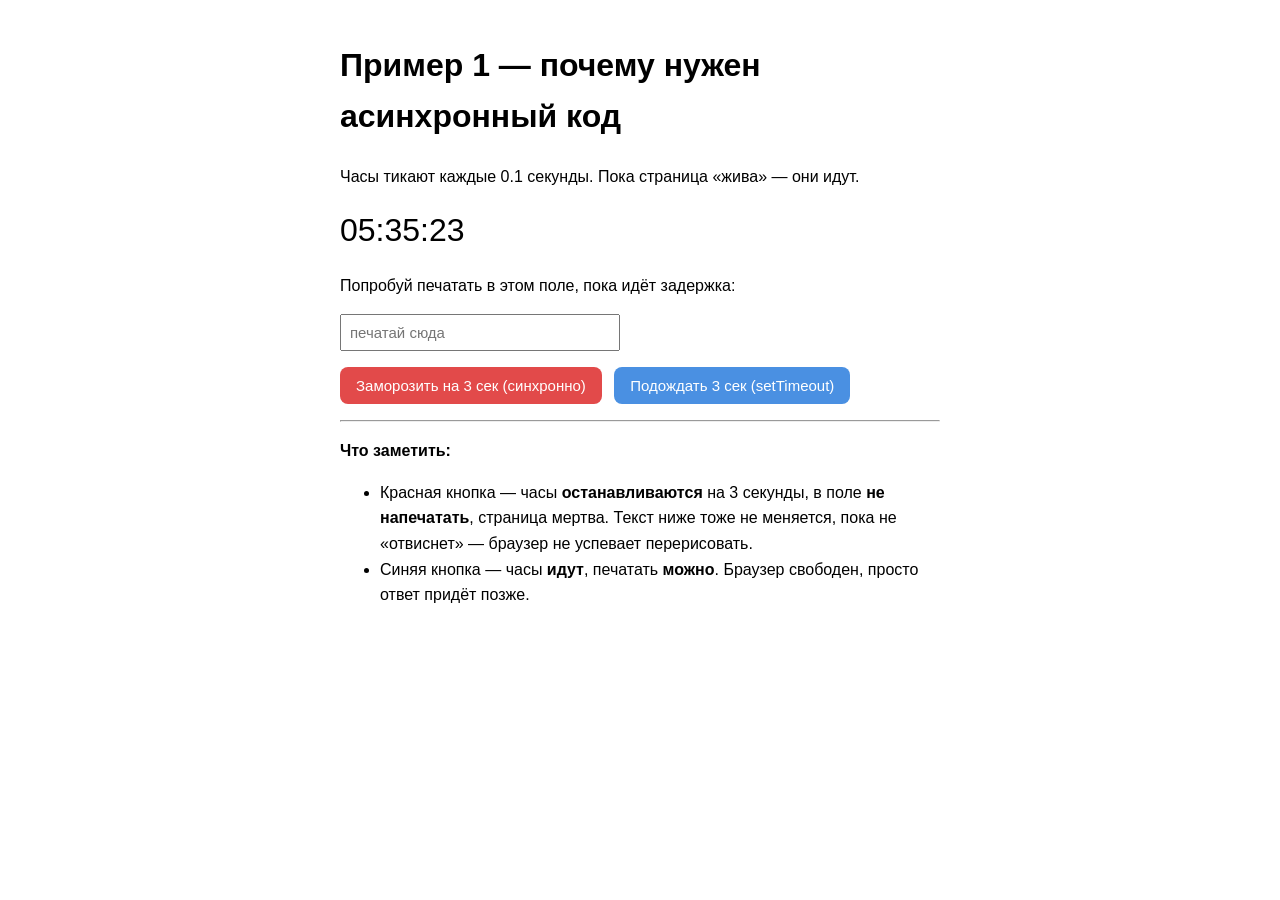
<file: lesson12_async/example1_freeze/index.html>
<!DOCTYPE html>
<html lang="ru">
<head>
    <meta charset="UTF-8">
    <title>Пример 1 — зависание вкладки</title>
    <style>
        body { font-family: Arial, sans-serif; max-width: 600px; margin: 40px auto; padding: 0 16px; line-height: 1.6; }
        .clock { font-size: 32px; font-variant-numeric: tabular-nums; margin: 10px 0; }
        button { padding: 10px 16px; font-size: 15px; border: none; border-radius: 8px; color: #fff; cursor: pointer; margin-right: 8px; }
        .freeze-btn { background: #e24a4a; }
        .wait-btn { background: #4a90e2; }
        input { padding: 8px; font-size: 15px; width: 260px; }
        .result { margin-top: 12px; color: #555; }
        code { background: #eee; padding: 2px 5px; border-radius: 4px; }
    </style>
</head>
<body>
    <h1>Пример 1 — почему нужен асинхронный код</h1>

    <p>Часы тикают каждые 0.1 секунды. Пока страница «жива» — они идут.</p>
    <div class="clock">--:--:--</div>

    <p>Попробуй печатать в этом поле, пока идёт задержка:</p>
    <input type="text" placeholder="печатай сюда">

    <p>
        <button class="freeze-btn">Заморозить на 3 сек (синхронно)</button>
        <button class="wait-btn">Подождать 3 сек (setTimeout)</button>
    </p>

    <div class="result"></div>

    <hr>
    <p><b>Что заметить:</b></p>
    <ul>
        <li>Красная кнопка — часы <b>останавливаются</b> на 3 секунды, в поле <b>не напечатать</b>, страница мертва. Текст ниже тоже не меняется, пока не «отвиснет» — браузер не успевает перерисовать.</li>
        <li>Синяя кнопка — часы <b>идут</b>, печатать <b>можно</b>. Браузер свободен, просто ответ придёт позже.</li>
    </ul>

    <script src="script.js"></script>
</body>
</html>
</file>
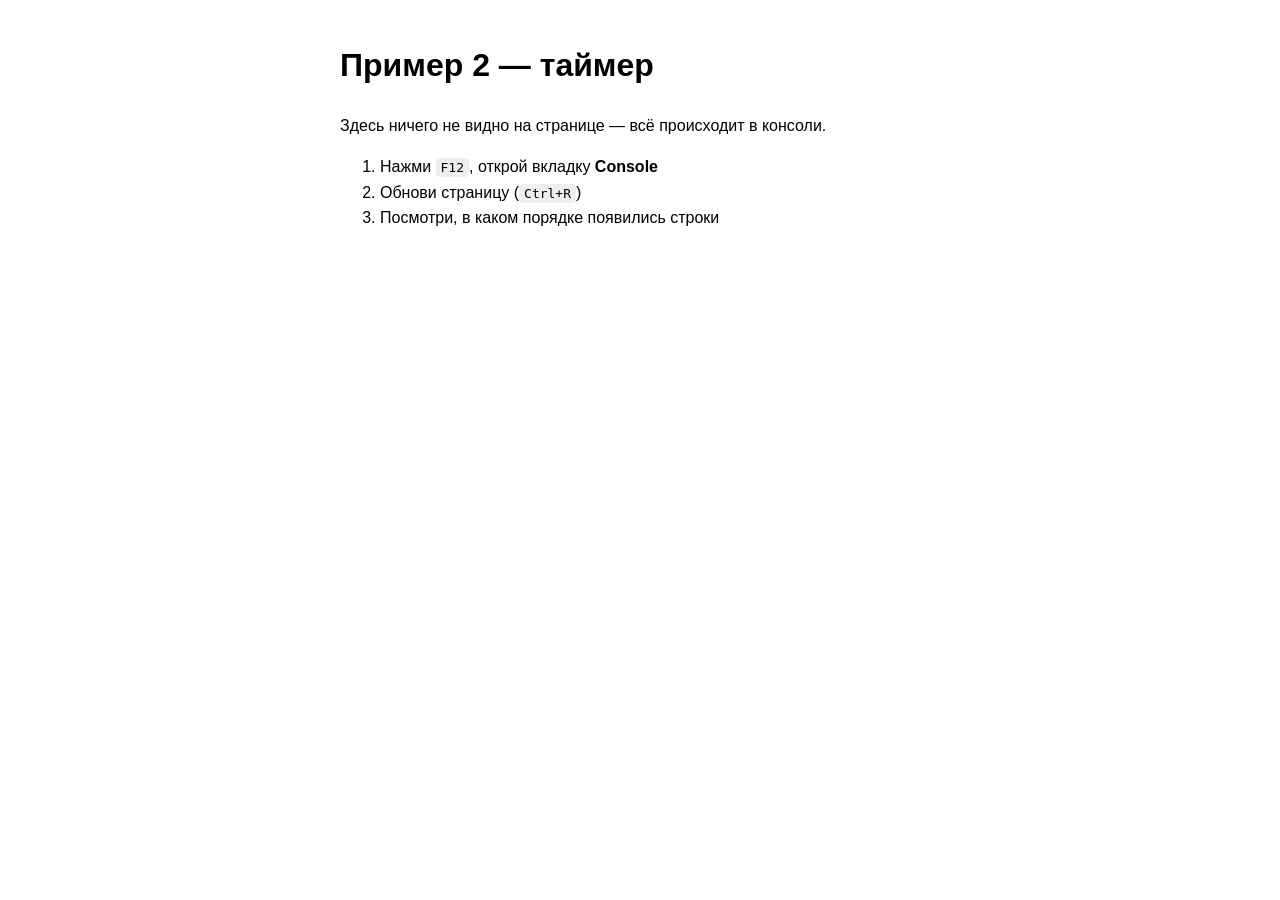
<file: lesson12_async/example2_timer/index.html>
<!DOCTYPE html>
<html lang="ru">
<head>
    <meta charset="UTF-8">
    <title>Пример 2 — таймер</title>
    <style>
        body { font-family: Arial, sans-serif; max-width: 600px; margin: 40px auto; padding: 0 16px; line-height: 1.6; }
        code { background: #eee; padding: 2px 5px; border-radius: 4px; }
    </style>
</head>
<body>
    <h1>Пример 2 — таймер</h1>
    <p>Здесь ничего не видно на странице — всё происходит в консоли.</p>
    <ol>
        <li>Нажми <code>F12</code>, открой вкладку <b>Console</b></li>
        <li>Обнови страницу (<code>Ctrl+R</code>)</li>
        <li>Посмотри, в каком порядке появились строки</li>
    </ol>
    <script src="script.js"></script>
</body>
</html>
</file>
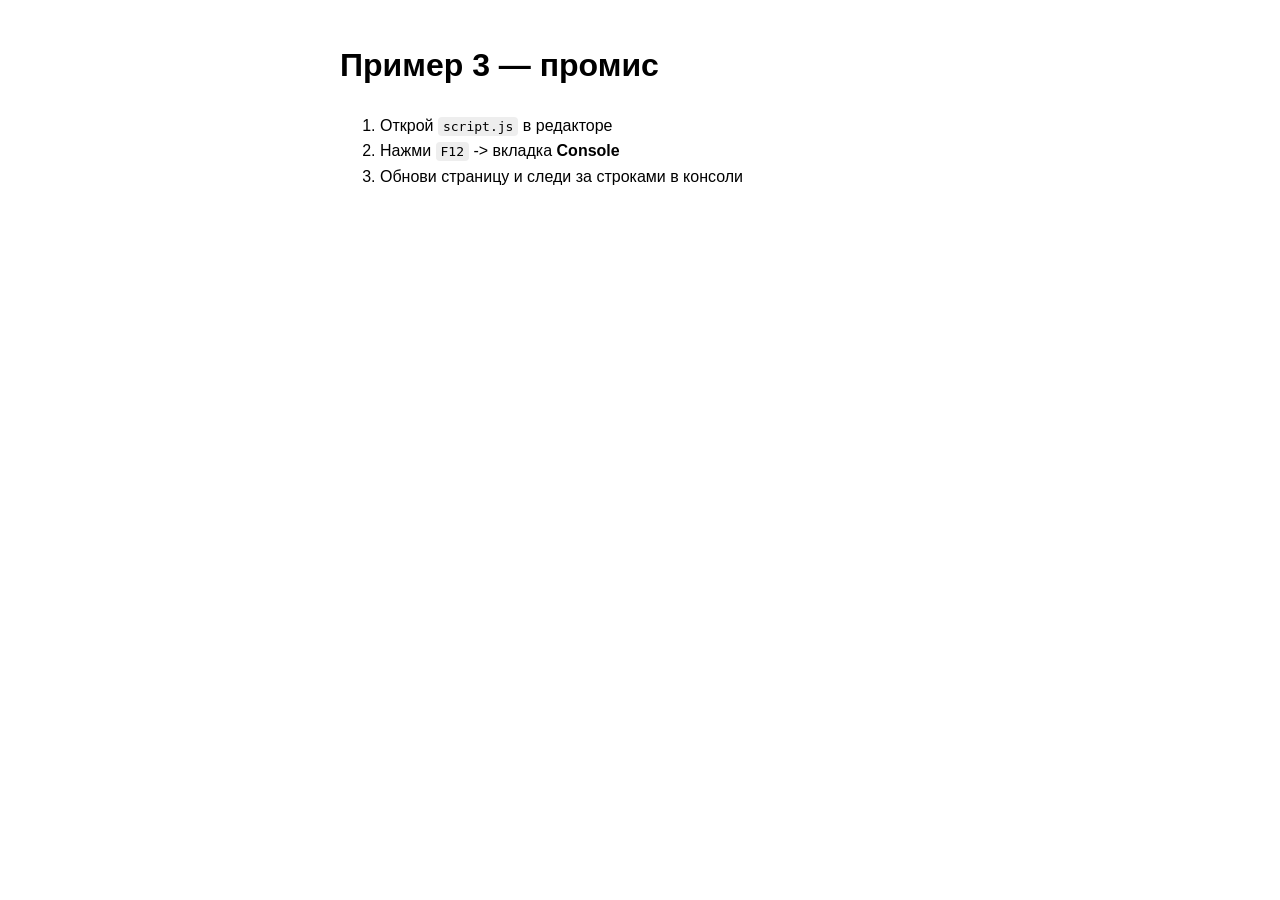
<file: lesson12_async/example3_promise/index.html>
<!DOCTYPE html>
<html lang="ru">
<head>
    <meta charset="UTF-8">
    <title>Пример 3 — промис</title>
    <style>
        body { font-family: Arial, sans-serif; max-width: 600px; margin: 40px auto; padding: 0 16px; line-height: 1.6; }
        code { background: #eee; padding: 2px 5px; border-radius: 4px; }
    </style>
</head>
<body>
    <h1>Пример 3 — промис</h1>
    <ol>
        <li>Открой <code>script.js</code> в редакторе</li>
        <li>Нажми <code>F12</code> -> вкладка <b>Console</b></li>
        <li>Обнови страницу и следи за строками в консоли</li>
    </ol>
    <script src="script.js"></script>
</body>
</html>
</file>
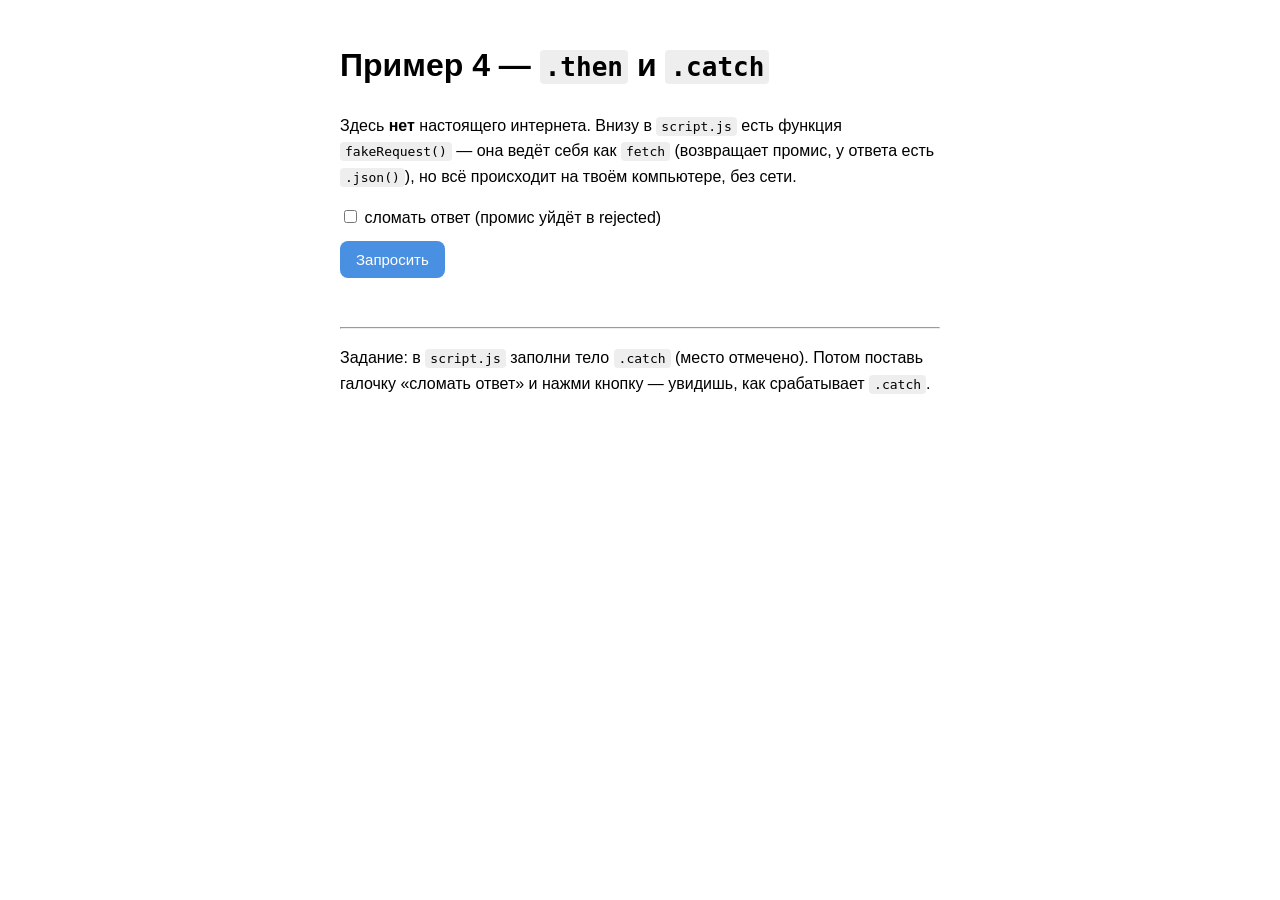
<file: lesson12_async/example4_fetch/index.html>
<!DOCTYPE html>
<html lang="ru">
<head>
    <meta charset="UTF-8">
    <title>Пример 4 — .then и .catch</title>
    <style>
        body { font-family: Arial, sans-serif; max-width: 600px; margin: 40px auto; padding: 0 16px; line-height: 1.6; }
        button { padding: 10px 16px; font-size: 15px; border: none; border-radius: 8px; background: #4a90e2; color: #fff; cursor: pointer; }
        .status { color: gray; font-size: 13px; min-height: 18px; }
        .answer { font-size: 18px; margin-top: 8px; }
        label { display: block; margin: 10px 0; }
        code { background: #eee; padding: 2px 5px; border-radius: 4px; }
    </style>
</head>
<body>
    <h1>Пример 4 — <code>.then</code> и <code>.catch</code></h1>

    <p>Здесь <b>нет</b> настоящего интернета. Внизу в <code>script.js</code> есть функция
    <code>fakeRequest()</code> — она ведёт себя как <code>fetch</code> (возвращает промис,
    у ответа есть <code>.json()</code>), но всё происходит на твоём компьютере, без сети.</p>

    <label>
        <input type="checkbox" class="break"> сломать ответ (промис уйдёт в rejected)
    </label>

    <button class="load-btn">Запросить</button>
    <p class="status"></p>
    <p class="answer"></p>

    <hr>
    <p>Задание: в <code>script.js</code> заполни тело <code>.catch</code> (место отмечено).
    Потом поставь галочку «сломать ответ» и нажми кнопку — увидишь, как срабатывает <code>.catch</code>.</p>

    <script src="script.js"></script>
</body>
</html>
</file>
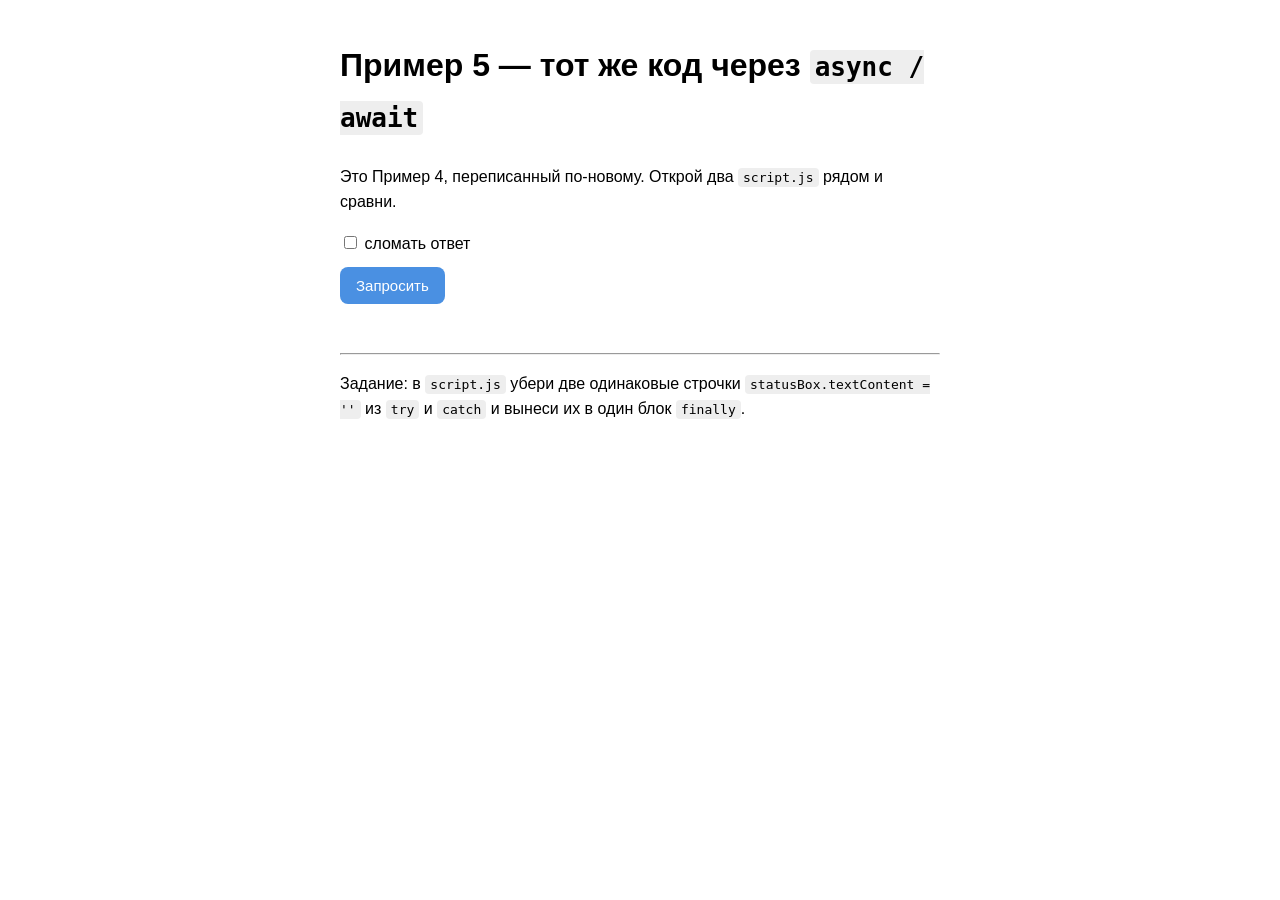
<file: lesson12_async/example5_async_await/index.html>
<!DOCTYPE html>
<html lang="ru">
<head>
    <meta charset="UTF-8">
    <title>Пример 5 — async / await</title>
    <style>
        body { font-family: Arial, sans-serif; max-width: 600px; margin: 40px auto; padding: 0 16px; line-height: 1.6; }
        button { padding: 10px 16px; font-size: 15px; border: none; border-radius: 8px; background: #4a90e2; color: #fff; cursor: pointer; }
        .status { color: gray; font-size: 13px; min-height: 18px; }
        .answer { font-size: 18px; margin-top: 8px; }
        label { display: block; margin: 10px 0; }
        code { background: #eee; padding: 2px 5px; border-radius: 4px; }
    </style>
</head>
<body>
    <h1>Пример 5 — тот же код через <code>async / await</code></h1>

    <p>Это Пример 4, переписанный по-новому. Открой два <code>script.js</code> рядом и сравни.</p>

    <label>
        <input type="checkbox" class="break"> сломать ответ
    </label>

    <button class="load-btn">Запросить</button>
    <p class="status"></p>
    <p class="answer"></p>

    <hr>
    <p>Задание: в <code>script.js</code> убери две одинаковые строчки
    <code>statusBox.textContent = ''</code> из <code>try</code> и <code>catch</code>
    и вынеси их в один блок <code>finally</code>.</p>

    <script src="script.js"></script>
</body>
</html>
</file>
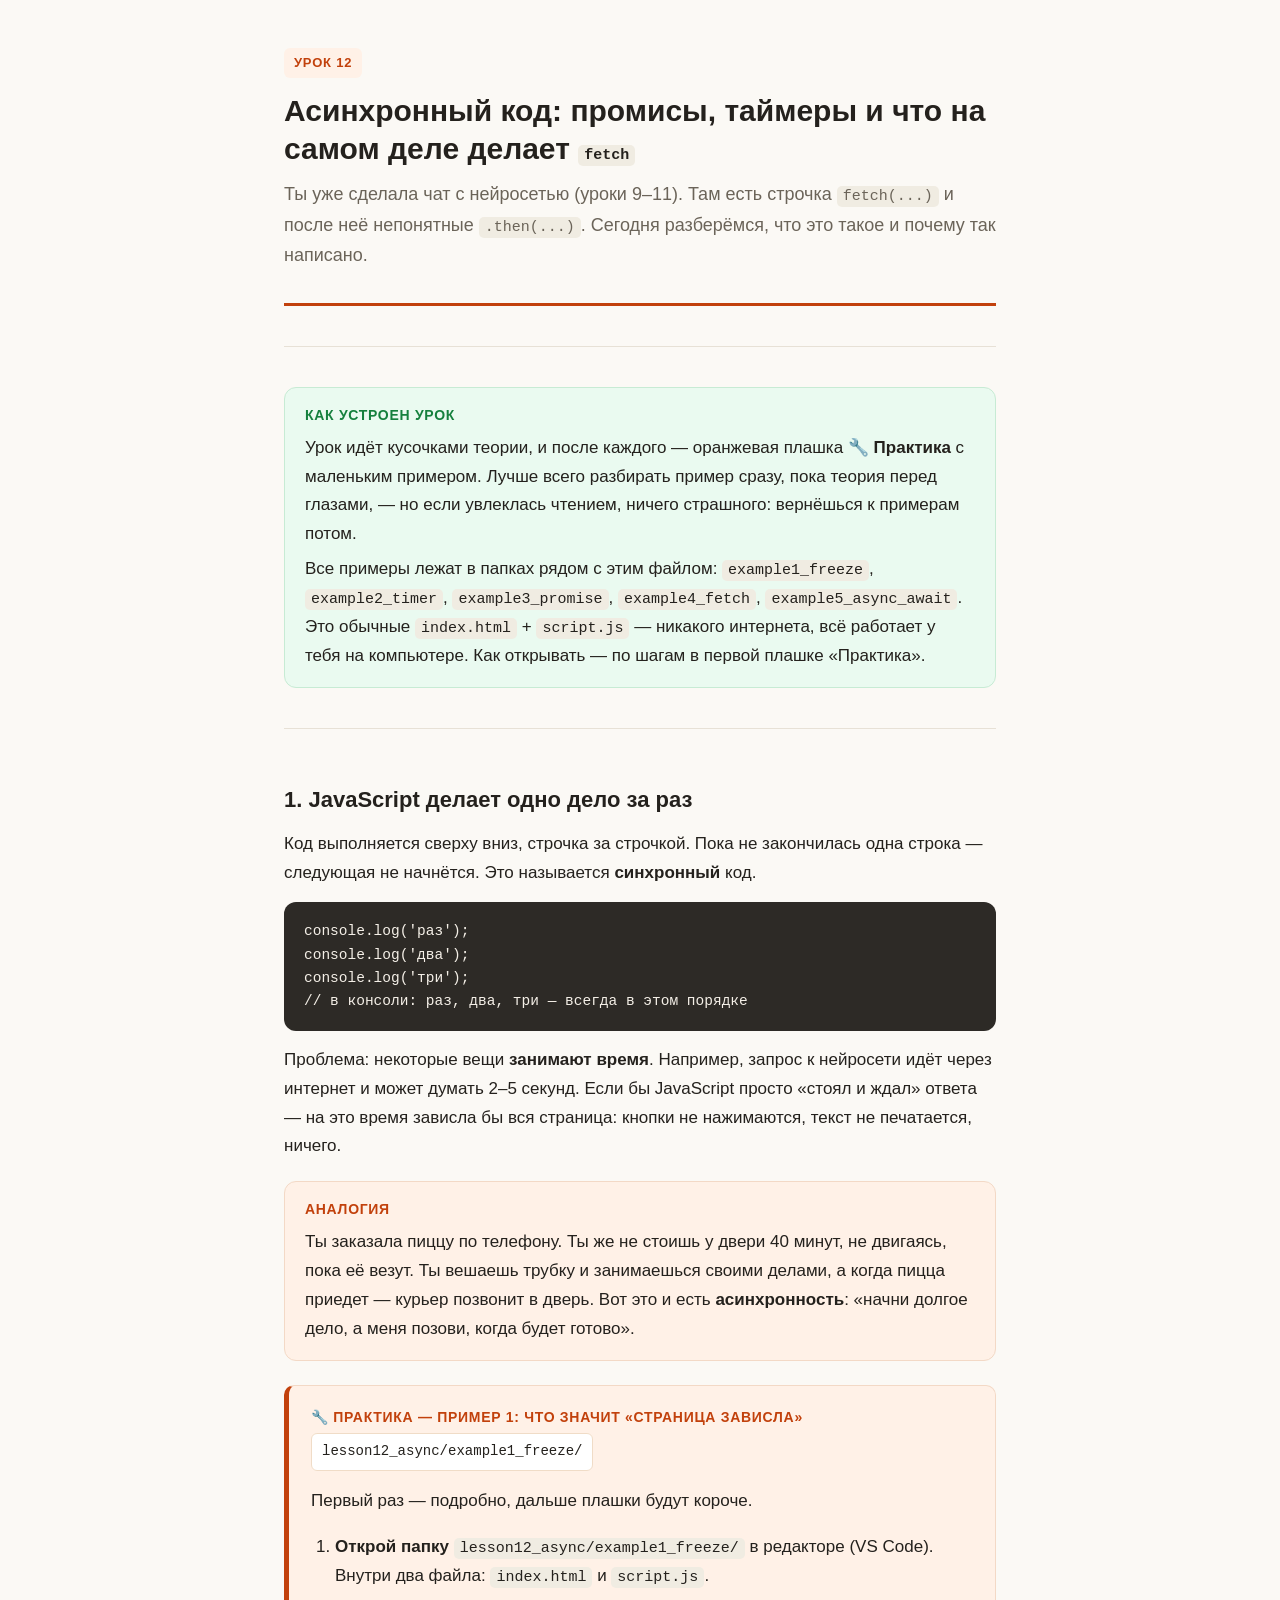
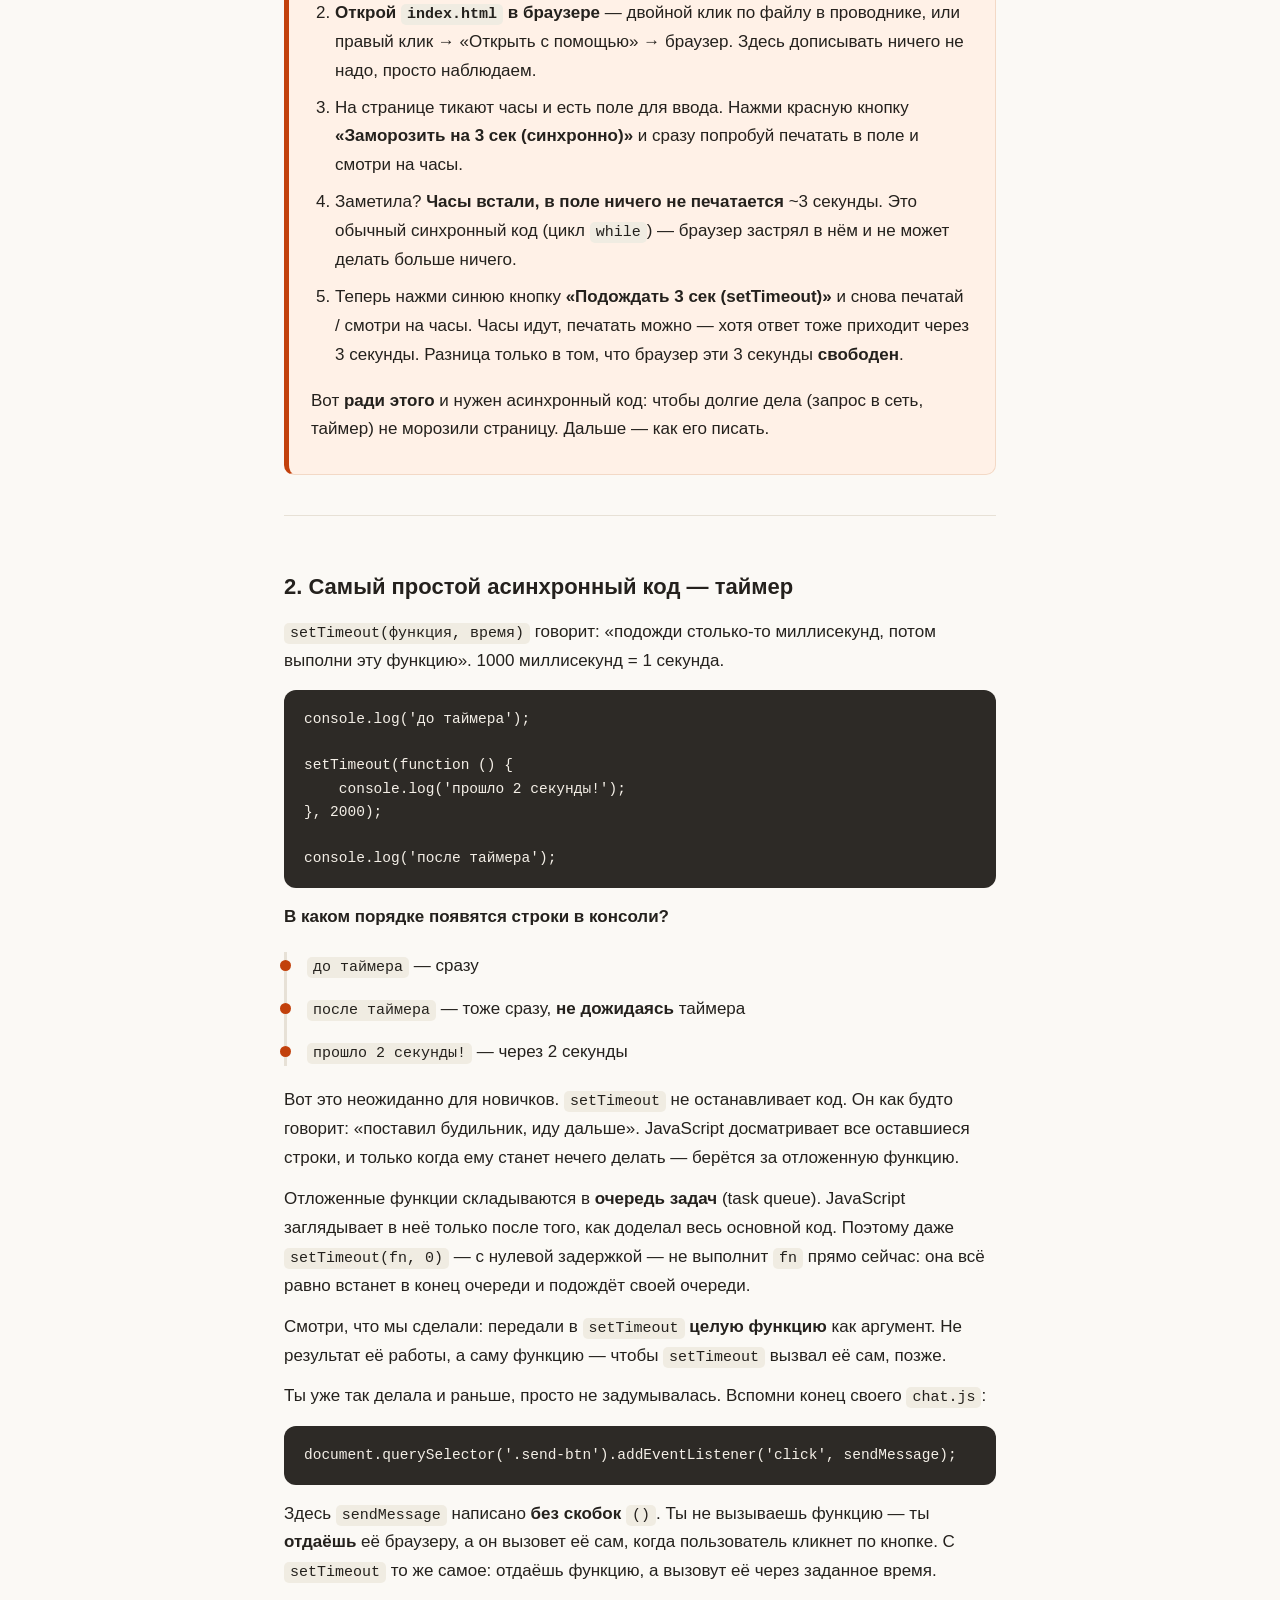
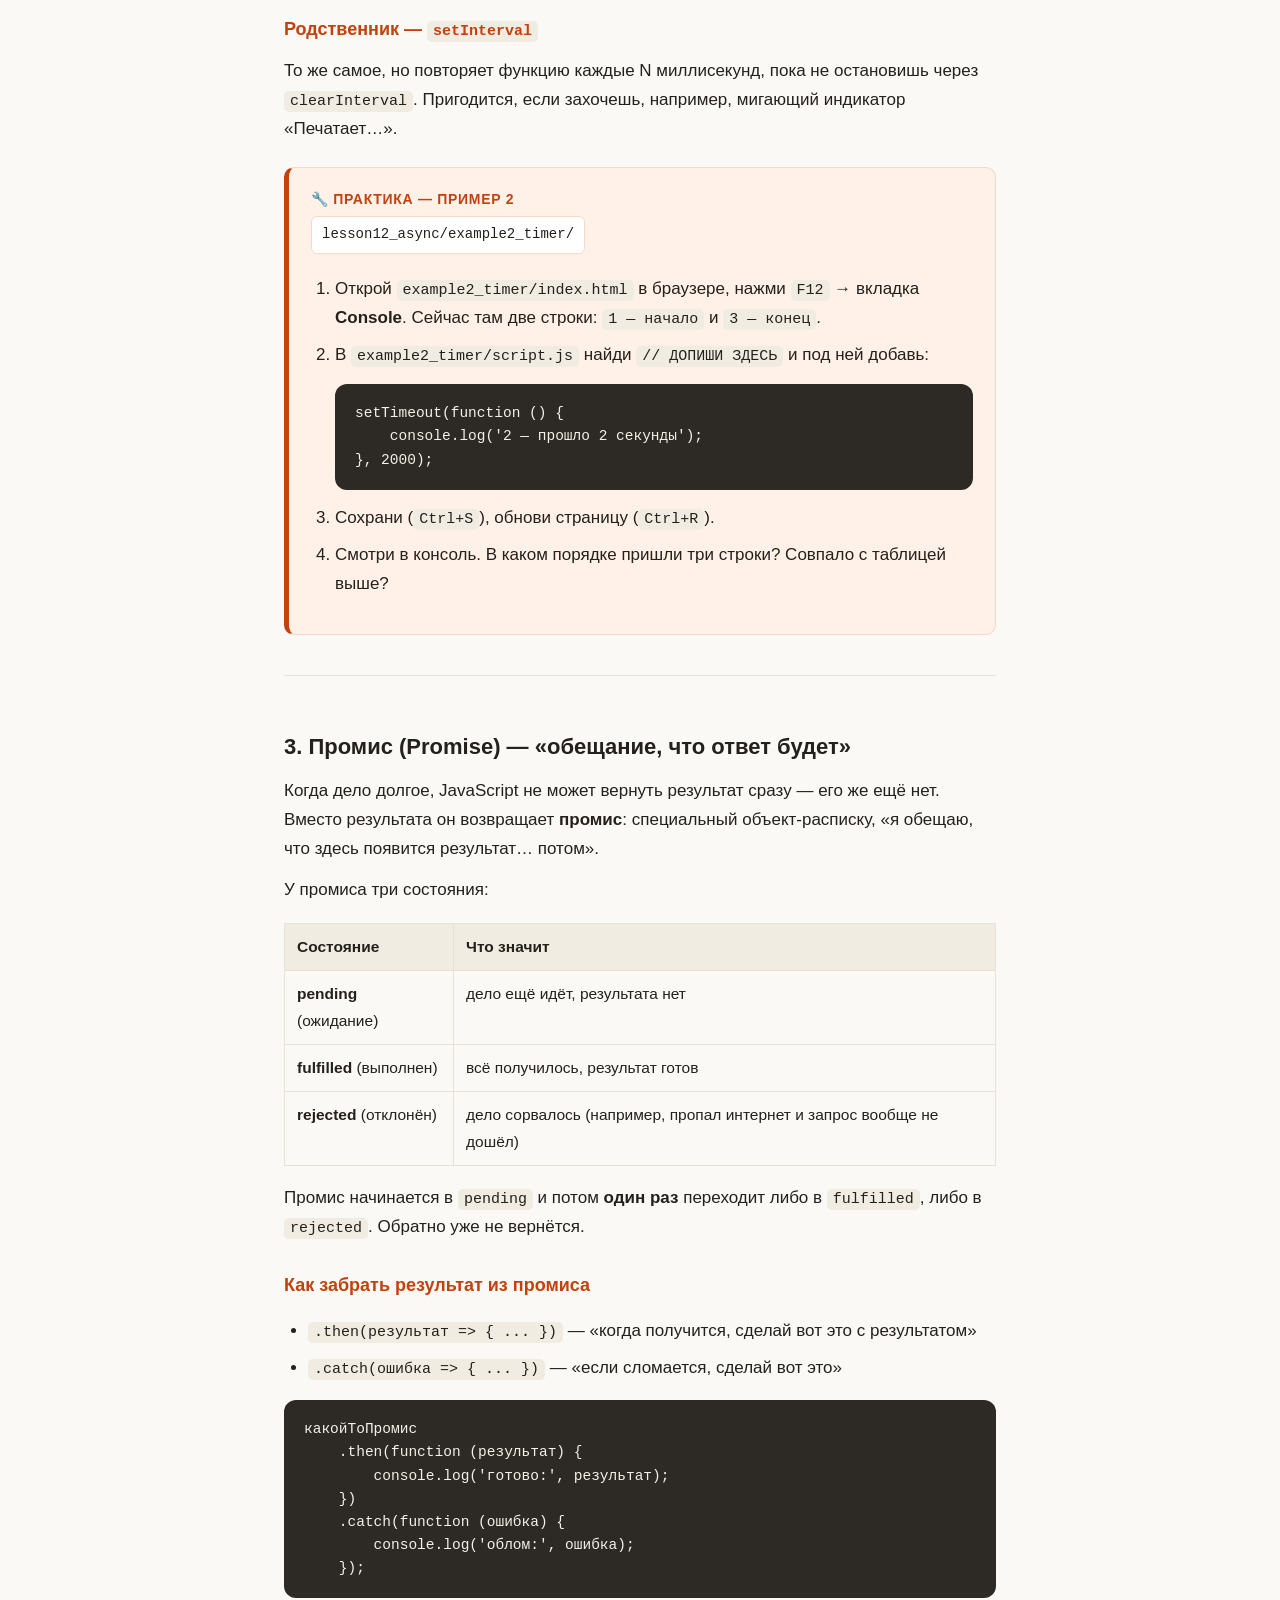
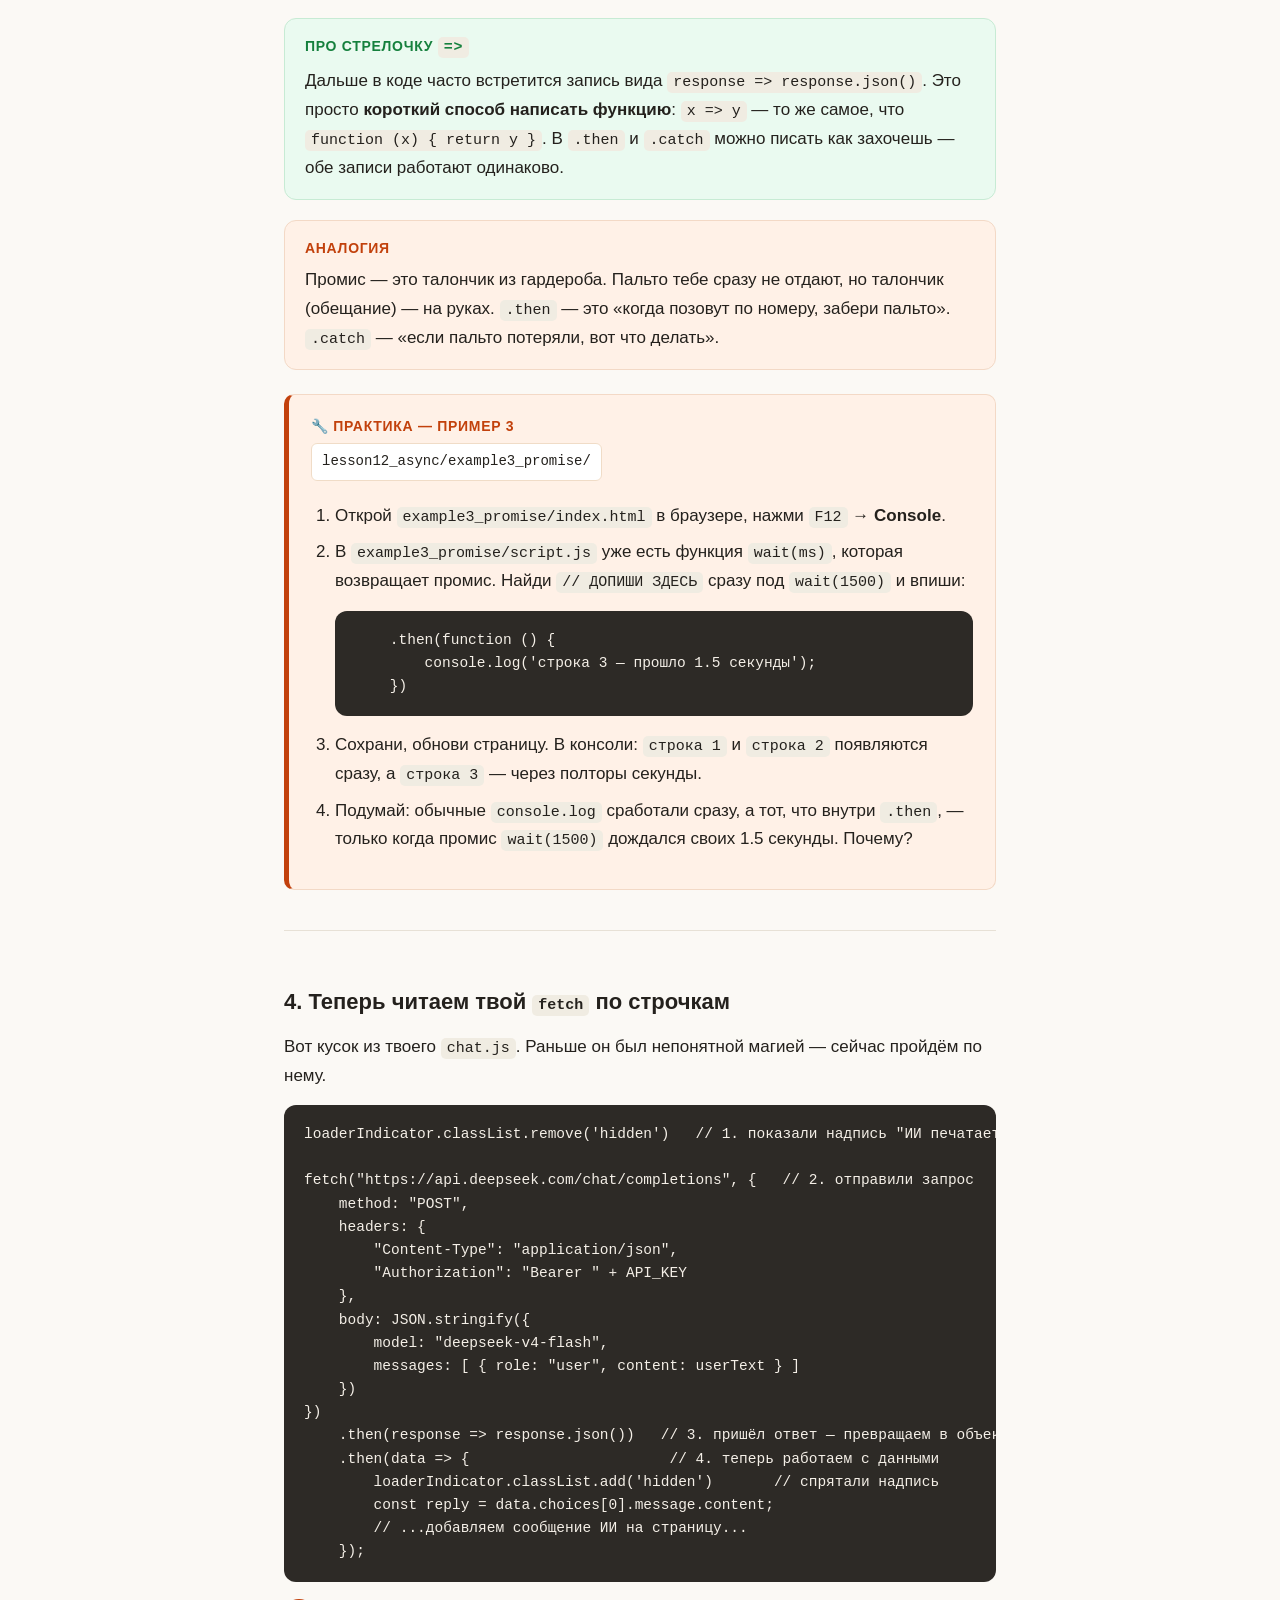
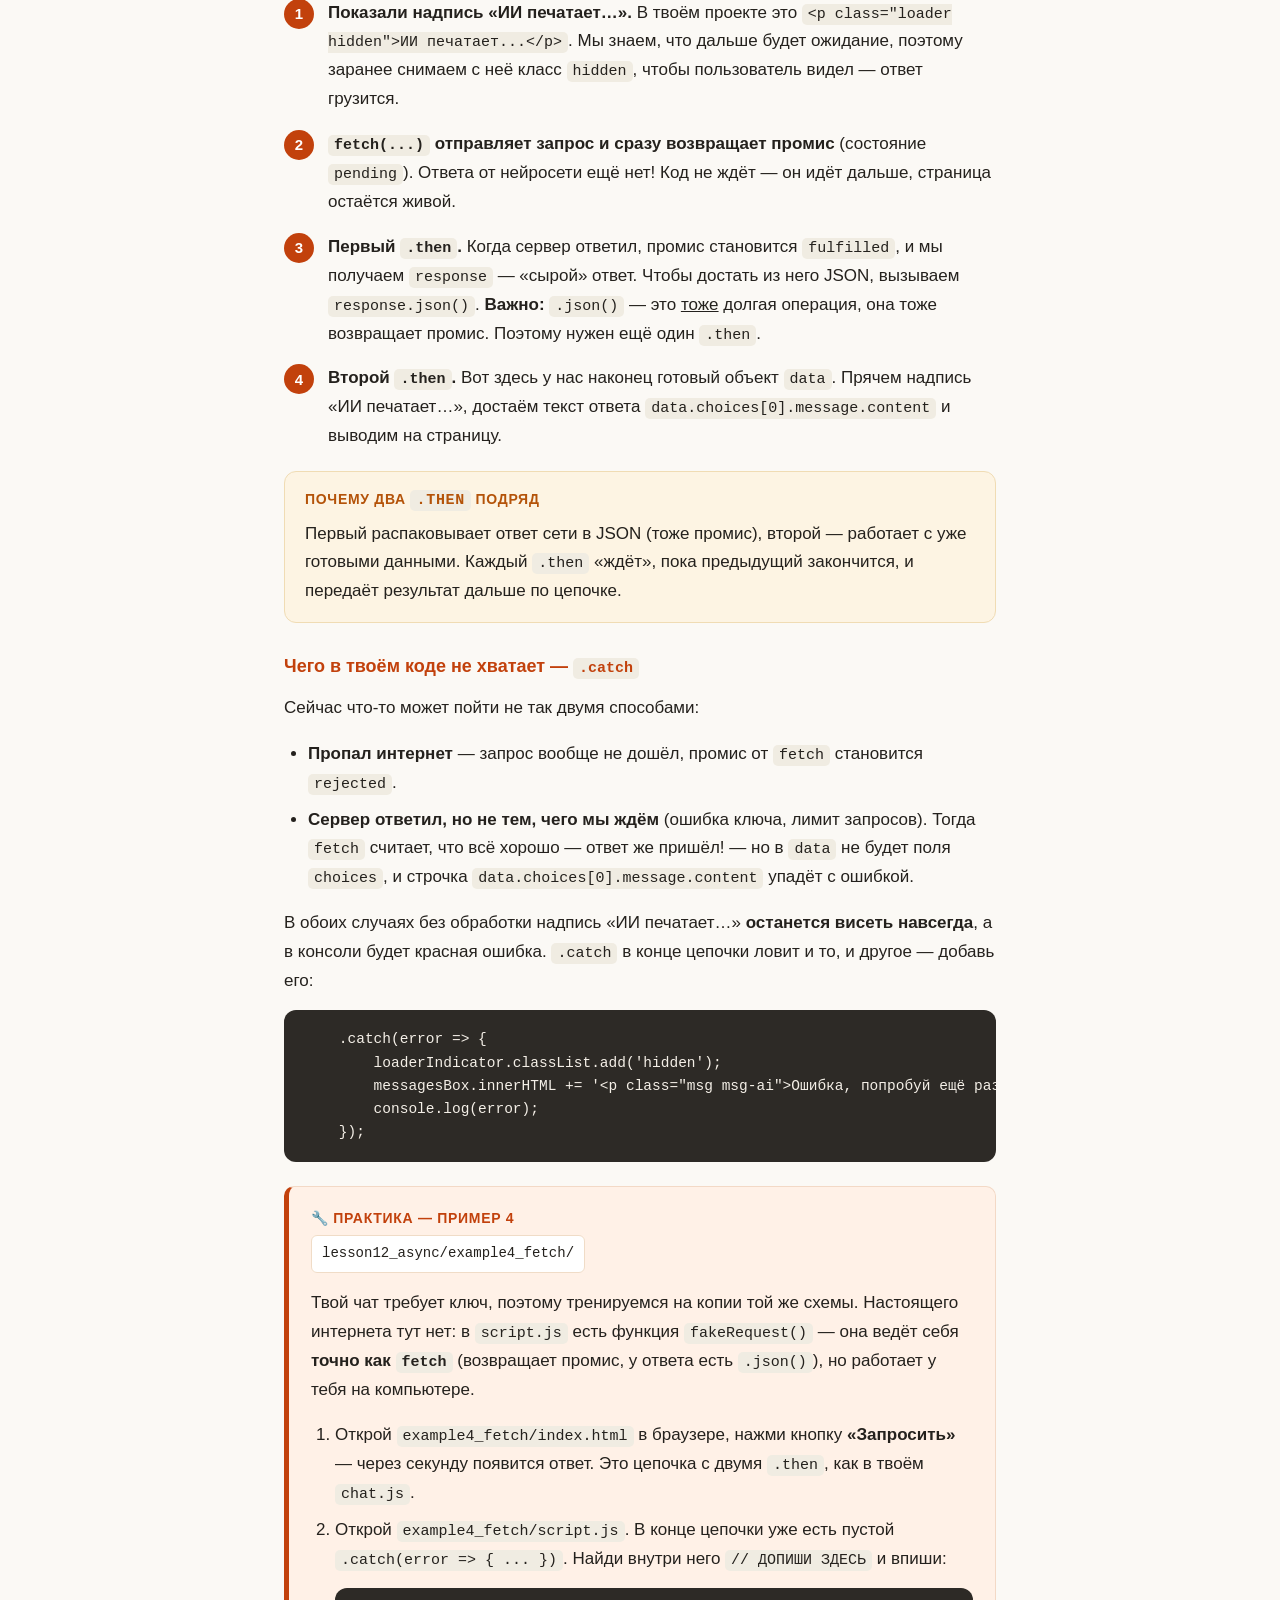
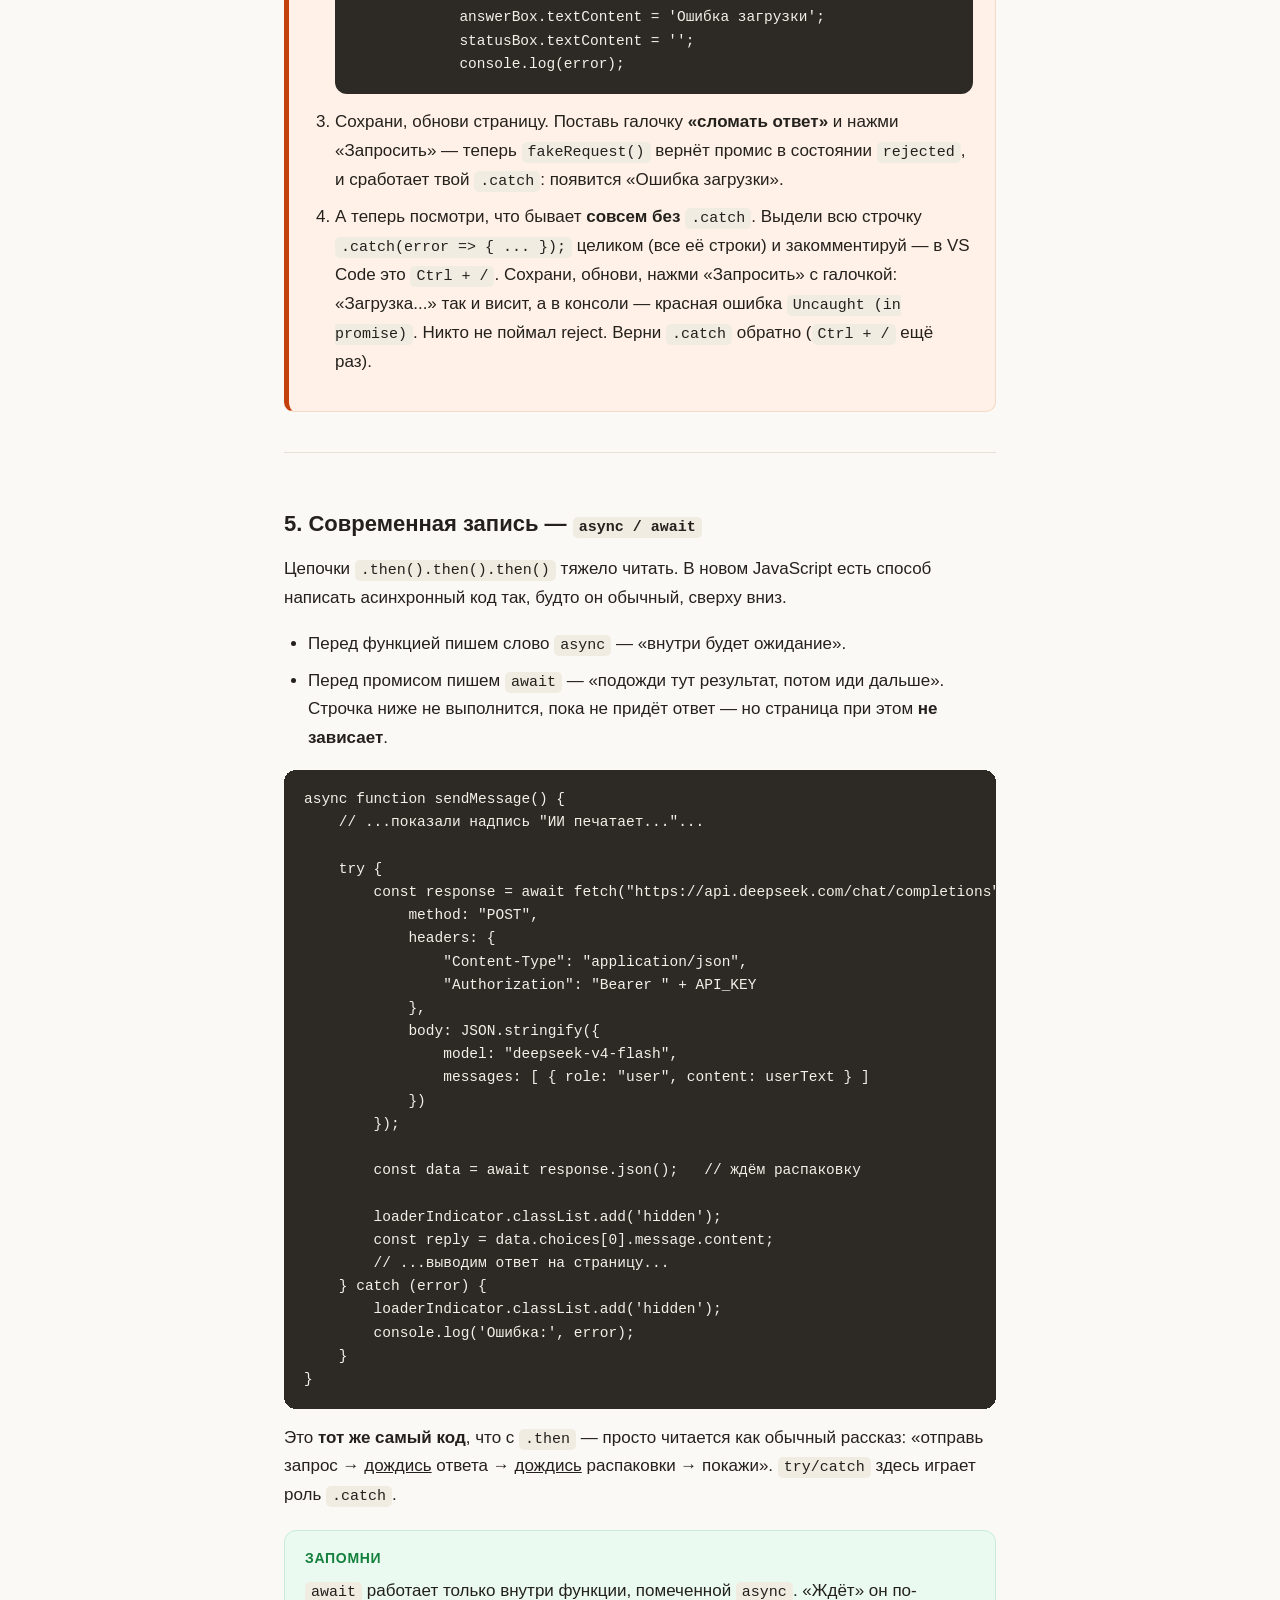
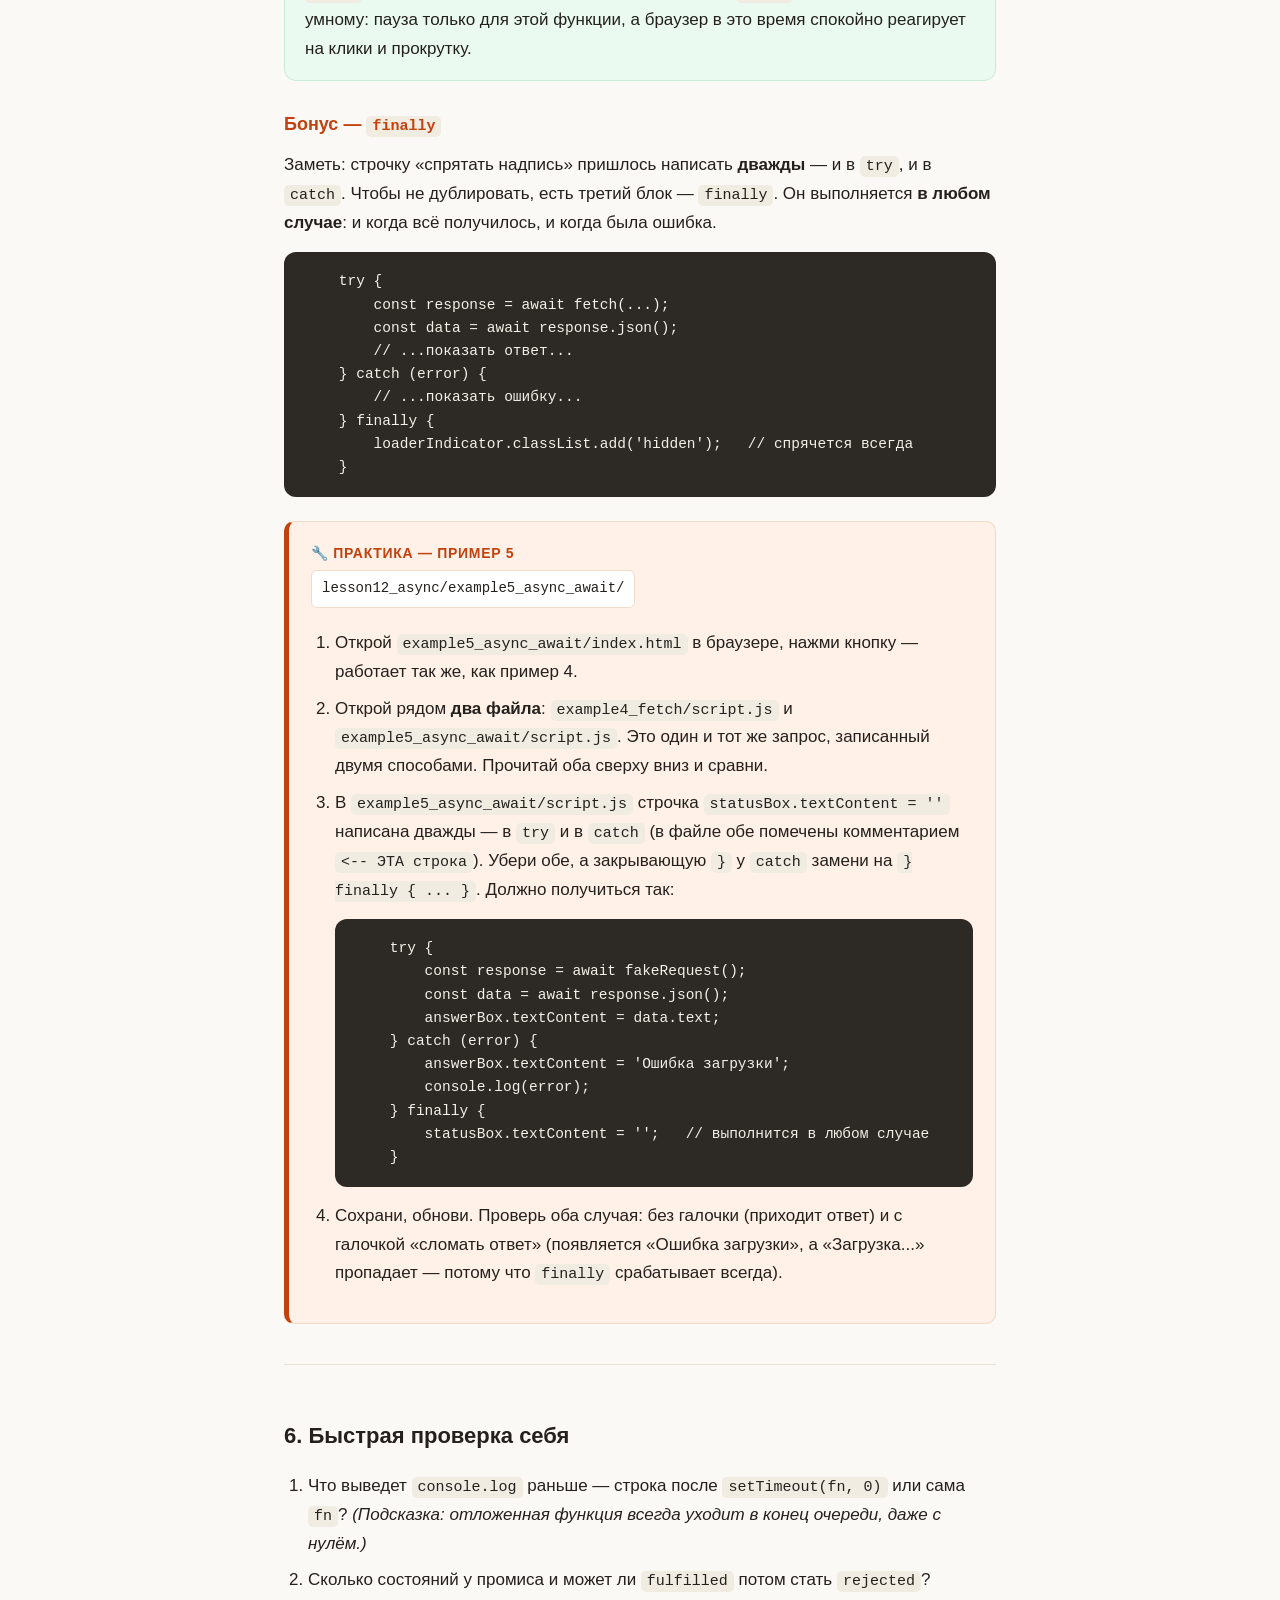
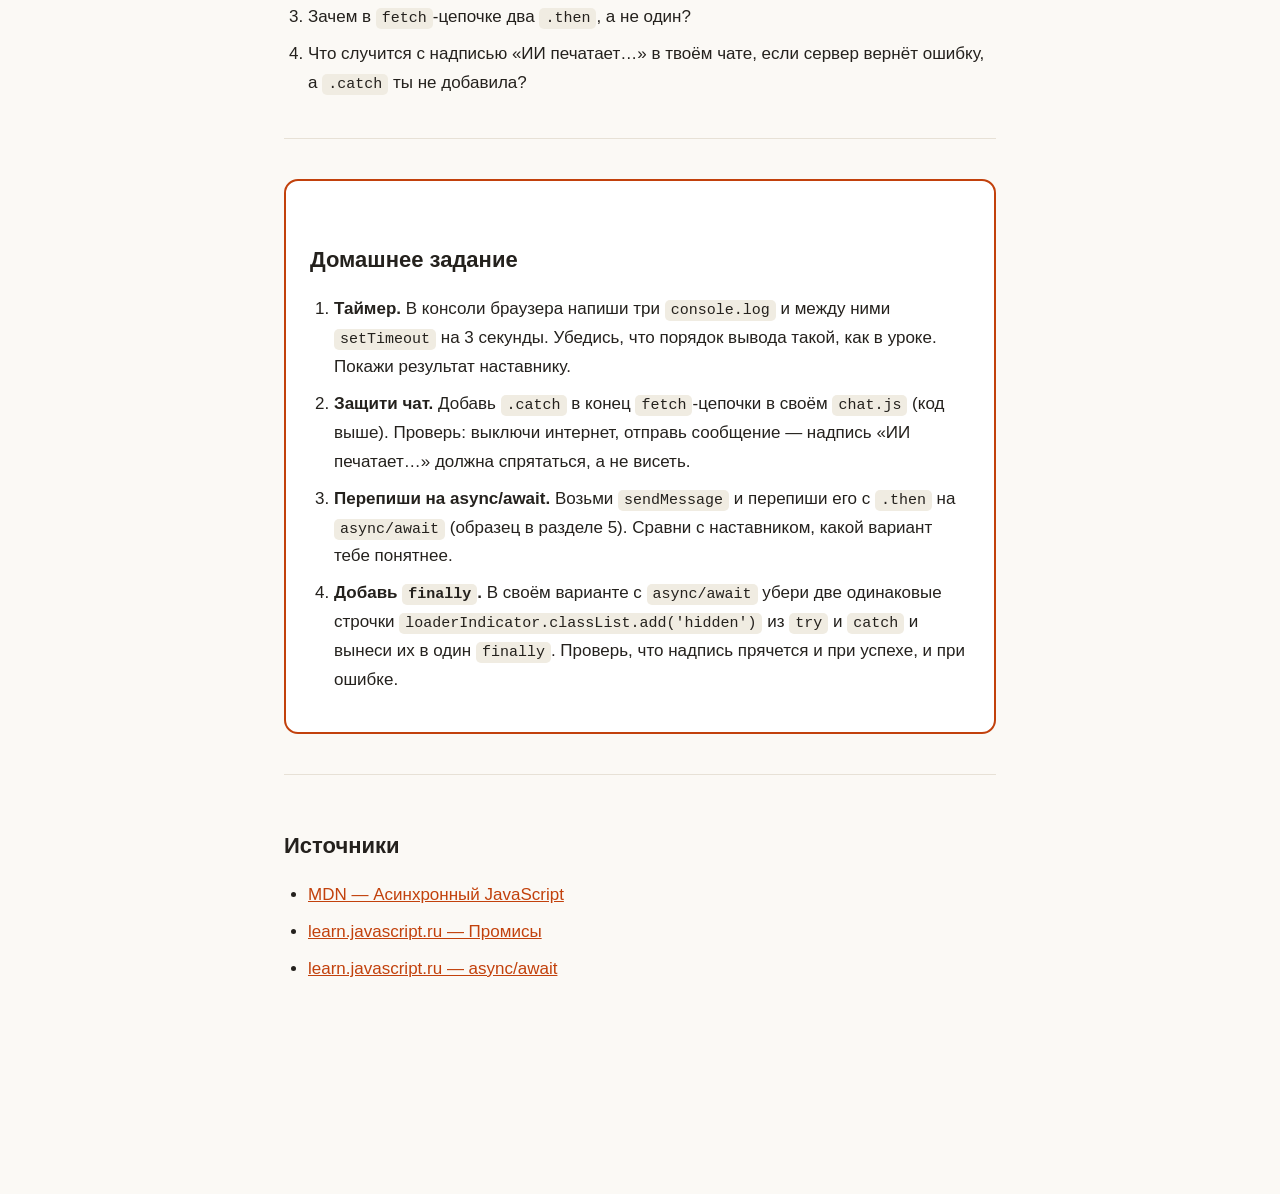
<file: lesson12_async/lesson12_async_student.html>
<!DOCTYPE html>
<html lang="ru">
<head>
<meta charset="UTF-8">
<meta name="viewport" content="width=device-width, initial-scale=1.0">
<title>Урок 12 — Асинхронный код: промисы, таймеры и fetch</title>
<style>
  :root {
    --bg: #fbf9f5;
    --card: #ffffff;
    --text: #24211d;
    --muted: #6b6459;
    --accent: #c2410c;
    --accent-soft: #fff1e7;
    --line: #e7e1d6;
    --code-bg: #2d2a26;
    --code-text: #f4efe7;
    --ok: #15803d;
    --ok-soft: #eafaf0;
    --warn: #b45309;
    --warn-soft: #fdf4e3;
  }
  * { box-sizing: border-box; }
  body {
    margin: 0;
    background: var(--bg);
    color: var(--text);
    font-family: -apple-system, BlinkMacSystemFont, "Segoe UI", Roboto, Helvetica, Arial, sans-serif;
    line-height: 1.7;
    font-size: 17px;
  }
  .wrap {
    max-width: 760px;
    margin: 0 auto;
    padding: 48px 24px 96px;
  }
  header.lesson {
    border-bottom: 3px solid var(--accent);
    padding-bottom: 20px;
    margin-bottom: 8px;
  }
  header.lesson .tag {
    display: inline-block;
    background: var(--accent-soft);
    color: var(--accent);
    font-weight: 700;
    font-size: 13px;
    letter-spacing: .06em;
    text-transform: uppercase;
    padding: 4px 10px;
    border-radius: 6px;
  }
  h1 {
    font-size: 30px;
    line-height: 1.25;
    margin: 14px 0 6px;
  }
  h2 {
    font-size: 22px;
    margin: 44px 0 12px;
    padding-top: 8px;
  }
  h3 {
    font-size: 18px;
    margin: 28px 0 8px;
    color: var(--accent);
  }
  p { margin: 12px 0; }
  .lead { color: var(--muted); font-size: 18px; }
  hr {
    border: none;
    border-top: 1px solid var(--line);
    margin: 40px 0;
  }
  code {
    background: #f0ece2;
    padding: 2px 6px;
    border-radius: 5px;
    font-family: "SF Mono", "Fira Code", Consolas, "Courier New", monospace;
    font-size: 15px;
  }
  pre {
    background: var(--code-bg);
    color: var(--code-text);
    padding: 18px 20px;
    border-radius: 12px;
    overflow-x: auto;
    font-size: 14.5px;
    line-height: 1.6;
  }
  pre code {
    background: none;
    padding: 0;
    color: inherit;
    font-size: inherit;
  }
  .box {
    border-radius: 12px;
    padding: 16px 20px;
    margin: 20px 0;
    border: 1px solid var(--line);
  }
  .box.analogy { background: var(--accent-soft); border-color: #f3d9c6; }
  .box.note { background: var(--ok-soft); border-color: #c7ebd4; }
  .box.warn { background: var(--warn-soft); border-color: #f0dcb4; }
  .box .box-title {
    font-weight: 700;
    font-size: 14px;
    text-transform: uppercase;
    letter-spacing: .05em;
    margin-bottom: 6px;
  }
  .box.analogy .box-title { color: var(--accent); }
  .box.note .box-title { color: var(--ok); }
  .box.warn .box-title { color: var(--warn); }
  ol, ul { padding-left: 24px; }
  li { margin: 8px 0; }
  .steps {
    counter-reset: step;
    list-style: none;
    padding-left: 0;
  }
  .steps > li {
    counter-increment: step;
    position: relative;
    padding-left: 44px;
    margin: 16px 0;
  }
  .steps > li::before {
    content: counter(step);
    position: absolute;
    left: 0;
    top: 0;
    width: 30px;
    height: 30px;
    background: var(--accent);
    color: #fff;
    border-radius: 50%;
    display: flex;
    align-items: center;
    justify-content: center;
    font-weight: 700;
    font-size: 15px;
  }
  .timeline {
    border-left: 3px solid var(--line);
    padding-left: 20px;
    margin: 20px 0;
  }
  .timeline .t {
    position: relative;
    margin: 14px 0;
  }
  .timeline .t::before {
    content: "";
    position: absolute;
    left: -27px;
    top: 8px;
    width: 11px;
    height: 11px;
    background: var(--accent);
    border-radius: 50%;
  }
  .q { font-weight: 700; }
  a { color: var(--accent); }
  .hw {
    background: var(--card);
    border: 2px solid var(--accent);
    border-radius: 14px;
    padding: 8px 24px 20px;
    margin-top: 24px;
  }
  .practice {
    background: var(--accent-soft);
    border: 1px solid #f3d9c6;
    border-left: 5px solid var(--accent);
    border-radius: 10px;
    padding: 6px 22px 18px;
    margin: 24px 0;
  }
  .practice .box-title {
    font-weight: 700;
    font-size: 14px;
    text-transform: uppercase;
    letter-spacing: .05em;
    color: var(--accent);
    margin: 14px 0 4px;
  }
  .practice .path {
    font-family: "SF Mono", "Fira Code", Consolas, "Courier New", monospace;
    font-size: 14px;
    background: #fff;
    border: 1px solid #f0dcc7;
    padding: 6px 10px;
    border-radius: 6px;
    display: inline-block;
    margin-bottom: 4px;
  }
  table {
    border-collapse: collapse;
    width: 100%;
    margin: 18px 0;
    font-size: 15.5px;
  }
  th, td {
    border: 1px solid var(--line);
    padding: 10px 12px;
    text-align: left;
    vertical-align: top;
  }
  th { background: #f0ece2; }
</style>
</head>
<body>
<div class="wrap">

<header class="lesson">
  <span class="tag">Урок 12</span>
  <h1>Асинхронный код: промисы, таймеры и что на самом деле делает <code>fetch</code></h1>
  <p class="lead">Ты уже сделала чат с нейросетью (уроки 9–11). Там есть строчка <code>fetch(...)</code> и после неё непонятные <code>.then(...)</code>. Сегодня разберёмся, что это такое и почему так написано.</p>
</header>

<hr>

<div class="box note">
  <div class="box-title">Как устроен урок</div>
  <p style="margin:6px 0 0;">Урок идёт кусочками теории, и после каждого — оранжевая плашка <b>🔧 Практика</b> с маленьким примером. Лучше всего разбирать пример сразу, пока теория перед глазами, — но если увлеклась чтением, ничего страшного: вернёшься к примерам потом.</p>
  <p style="margin:6px 0 0;">Все примеры лежат в папках рядом с этим файлом: <code>example1_freeze</code>, <code>example2_timer</code>, <code>example3_promise</code>, <code>example4_fetch</code>, <code>example5_async_await</code>. Это обычные <code>index.html</code> + <code>script.js</code> — никакого интернета, всё работает у тебя на компьютере. Как открывать — по шагам в первой плашке «Практика».</p>
</div>

<hr>

<h2>1. JavaScript делает одно дело за раз</h2>

<p>Код выполняется сверху вниз, строчка за строчкой. Пока не закончилась одна строка — следующая не начнётся. Это называется <b>синхронный</b> код.</p>

<pre><code>console.log('раз');
console.log('два');
console.log('три');
// в консоли: раз, два, три — всегда в этом порядке</code></pre>

<p>Проблема: некоторые вещи <b>занимают время</b>. Например, запрос к нейросети идёт через интернет и может думать 2–5 секунд. Если бы JavaScript просто «стоял и ждал» ответа — на это время зависла бы вся страница: кнопки не нажимаются, текст не печатается, ничего.</p>

<div class="box analogy">
  <div class="box-title">Аналогия</div>
  Ты заказала пиццу по телефону. Ты же не стоишь у двери 40 минут, не двигаясь, пока её везут. Ты вешаешь трубку и занимаешься своими делами, а когда пицца приедет — курьер позвонит в дверь. Вот это и есть <b>асинхронность</b>: «начни долгое дело, а меня позови, когда будет готово».
</div>

<div class="practice">
  <div class="box-title">🔧 Практика — пример 1: что значит «страница зависла»</div>
  <span class="path">lesson12_async/example1_freeze/</span>
  <p>Первый раз — подробно, дальше плашки будут короче.</p>
  <ol>
    <li><b>Открой папку</b> <code>lesson12_async/example1_freeze/</code> в редакторе (VS Code). Внутри два файла: <code>index.html</code> и <code>script.js</code>.</li>
    <li><b>Открой <code>index.html</code> в браузере</b> — двойной клик по файлу в проводнике, или правый клик → «Открыть с помощью» → браузер. Здесь дописывать ничего не надо, просто наблюдаем.</li>
    <li>На странице тикают часы и есть поле для ввода. Нажми красную кнопку <b>«Заморозить на 3 сек (синхронно)»</b> и сразу попробуй печатать в поле и смотри на часы.</li>
    <li>Заметила? <b>Часы встали, в поле ничего не печатается</b> ~3 секунды. Это обычный синхронный код (цикл <code>while</code>) — браузер застрял в нём и не может делать больше ничего.</li>
    <li>Теперь нажми синюю кнопку <b>«Подождать 3 сек (setTimeout)»</b> и снова печатай / смотри на часы. Часы идут, печатать можно — хотя ответ тоже приходит через 3 секунды. Разница только в том, что браузер эти 3 секунды <b>свободен</b>.</li>
  </ol>
  <p>Вот <b>ради этого</b> и нужен асинхронный код: чтобы долгие дела (запрос в сеть, таймер) не морозили страницу. Дальше — как его писать.</p>
</div>

<hr>

<h2>2. Самый простой асинхронный код — таймер</h2>

<p><code>setTimeout(функция, время)</code> говорит: «подожди столько-то миллисекунд, потом выполни эту функцию». 1000 миллисекунд = 1 секунда.</p>

<pre><code>console.log('до таймера');

setTimeout(function () {
    console.log('прошло 2 секунды!');
}, 2000);

console.log('после таймера');</code></pre>

<p class="q">В каком порядке появятся строки в консоли?</p>

<div class="timeline">
  <div class="t"><code>до таймера</code> — сразу</div>
  <div class="t"><code>после таймера</code> — тоже сразу, <b>не дожидаясь</b> таймера</div>
  <div class="t"><code>прошло 2 секунды!</code> — через 2 секунды</div>
</div>

<p>Вот это неожиданно для новичков. <code>setTimeout</code> не останавливает код. Он как будто говорит: «поставил будильник, иду дальше». JavaScript досматривает все оставшиеся строки, и только когда ему станет нечего делать — берётся за отложенную функцию.</p>

<p>Отложенные функции складываются в <b>очередь задач</b> (task queue). JavaScript заглядывает в неё только после того, как доделал весь основной код. Поэтому даже <code>setTimeout(fn, 0)</code> — с нулевой задержкой — не выполнит <code>fn</code> прямо сейчас: она всё равно встанет в конец очереди и подождёт своей очереди.</p>

<p>Смотри, что мы сделали: передали в <code>setTimeout</code> <b>целую функцию</b> как аргумент. Не результат её работы, а саму функцию — чтобы <code>setTimeout</code> вызвал её сам, позже.</p>
<p>Ты уже так делала и раньше, просто не задумывалась. Вспомни конец своего <code>chat.js</code>:</p>
<pre><code>document.querySelector('.send-btn').addEventListener('click', sendMessage);</code></pre>
<p>Здесь <code>sendMessage</code> написано <b>без скобок</b> <code>()</code>. Ты не вызываешь функцию — ты <b>отдаёшь</b> её браузеру, а он вызовет её сам, когда пользователь кликнет по кнопке. С <code>setTimeout</code> то же самое: отдаёшь функцию, а вызовут её через заданное время.</p>

<h3>Родственник — <code>setInterval</code></h3>
<p>То же самое, но повторяет функцию каждые N миллисекунд, пока не остановишь через <code>clearInterval</code>. Пригодится, если захочешь, например, мигающий индикатор «Печатает…».</p>

<div class="practice">
  <div class="box-title">🔧 Практика — пример 2</div>
  <span class="path">lesson12_async/example2_timer/</span>
  <ol>
    <li>Открой <code>example2_timer/index.html</code> в браузере, нажми <code>F12</code> → вкладка <b>Console</b>. Сейчас там две строки: <code>1 — начало</code> и <code>3 — конец</code>.</li>
    <li>В <code>example2_timer/script.js</code> найди <code>// ДОПИШИ ЗДЕСЬ</code> и под ней добавь:
<pre><code>setTimeout(function () {
    console.log('2 — прошло 2 секунды');
}, 2000);</code></pre></li>
    <li>Сохрани (<code>Ctrl+S</code>), обнови страницу (<code>Ctrl+R</code>).</li>
    <li>Смотри в консоль. В каком порядке пришли три строки? Совпало с таблицей выше?</li>
  </ol>
</div>

<hr>

<h2>3. Промис (Promise) — «обещание, что ответ будет»</h2>

<p>Когда дело долгое, JavaScript не может вернуть результат сразу — его же ещё нет. Вместо результата он возвращает <b>промис</b>: специальный объект-расписку, «я обещаю, что здесь появится результат… потом».</p>

<p>У промиса три состояния:</p>

<table>
  <tr><th>Состояние</th><th>Что значит</th></tr>
  <tr><td><b>pending</b> (ожидание)</td><td>дело ещё идёт, результата нет</td></tr>
  <tr><td><b>fulfilled</b> (выполнен)</td><td>всё получилось, результат готов</td></tr>
  <tr><td><b>rejected</b> (отклонён)</td><td>дело сорвалось (например, пропал интернет и запрос вообще не дошёл)</td></tr>
</table>

<p>Промис начинается в <code>pending</code> и потом <b>один раз</b> переходит либо в <code>fulfilled</code>, либо в <code>rejected</code>. Обратно уже не вернётся.</p>

<h3>Как забрать результат из промиса</h3>

<ul>
  <li><code>.then(результат =&gt; { ... })</code> — «когда получится, сделай вот это с результатом»</li>
  <li><code>.catch(ошибка =&gt; { ... })</code> — «если сломается, сделай вот это»</li>
</ul>

<pre><code>какойТоПромис
    .then(function (результат) {
        console.log('готово:', результат);
    })
    .catch(function (ошибка) {
        console.log('облом:', ошибка);
    });</code></pre>

<div class="box note">
  <div class="box-title">Про стрелочку <code>=&gt;</code></div>
  Дальше в коде часто встретится запись вида <code>response =&gt; response.json()</code>. Это просто <b>короткий способ написать функцию</b>: <code>x =&gt; y</code> — то же самое, что <code>function (x) { return y }</code>. В <code>.then</code> и <code>.catch</code> можно писать как захочешь — обе записи работают одинаково.
</div>

<div class="box analogy">
  <div class="box-title">Аналогия</div>
  Промис — это талончик из гардероба. Пальто тебе сразу не отдают, но талончик (обещание) — на руках. <code>.then</code> — это «когда позовут по номеру, забери пальто». <code>.catch</code> — «если пальто потеряли, вот что делать».
</div>

<div class="practice">
  <div class="box-title">🔧 Практика — пример 3</div>
  <span class="path">lesson12_async/example3_promise/</span>
  <ol>
    <li>Открой <code>example3_promise/index.html</code> в браузере, нажми <code>F12</code> → <b>Console</b>.</li>
    <li>В <code>example3_promise/script.js</code> уже есть функция <code>wait(ms)</code>, которая возвращает промис. Найди <code>// ДОПИШИ ЗДЕСЬ</code> сразу под <code>wait(1500)</code> и впиши:
<pre><code>    .then(function () {
        console.log('строка 3 — прошло 1.5 секунды');
    })</code></pre></li>
    <li>Сохрани, обнови страницу. В консоли: <code>строка 1</code> и <code>строка 2</code> появляются сразу, а <code>строка 3</code> — через полторы секунды.</li>
    <li>Подумай: обычные <code>console.log</code> сработали сразу, а тот, что внутри <code>.then</code>, — только когда промис <code>wait(1500)</code> дождался своих 1.5 секунды. Почему?</li>
  </ol>
</div>

<hr>

<h2>4. Теперь читаем твой <code>fetch</code> по строчкам</h2>

<p>Вот кусок из твоего <code>chat.js</code>. Раньше он был непонятной магией — сейчас пройдём по нему.</p>

<pre><code>loaderIndicator.classList.remove('hidden')   // 1. показали надпись "ИИ печатает..."

fetch("https://api.deepseek.com/chat/completions", {   // 2. отправили запрос
    method: "POST",
    headers: {
        "Content-Type": "application/json",
        "Authorization": "Bearer " + API_KEY
    },
    body: JSON.stringify({
        model: "deepseek-v4-flash",
        messages: [ { role: "user", content: userText } ]
    })
})
    .then(response =&gt; response.json())   // 3. пришёл ответ — превращаем в объект
    .then(data =&gt; {                       // 4. теперь работаем с данными
        loaderIndicator.classList.add('hidden')       // спрятали надпись
        const reply = data.choices[0].message.content;
        // ...добавляем сообщение ИИ на страницу...
    });</code></pre>

<ol class="steps">
  <li><b>Показали надпись «ИИ печатает…».</b> В твоём проекте это <code>&lt;p class="loader hidden"&gt;ИИ печатает...&lt;/p&gt;</code>. Мы знаем, что дальше будет ожидание, поэтому заранее снимаем с неё класс <code>hidden</code>, чтобы пользователь видел — ответ грузится.</li>
  <li><b><code>fetch(...)</code> отправляет запрос и сразу возвращает промис</b> (состояние <code>pending</code>). Ответа от нейросети ещё нет! Код не ждёт — он идёт дальше, страница остаётся живой.</li>
  <li><b>Первый <code>.then</code>.</b> Когда сервер ответил, промис становится <code>fulfilled</code>, и мы получаем <code>response</code> — «сырой» ответ. Чтобы достать из него JSON, вызываем <code>response.json()</code>. <b>Важно:</b> <code>.json()</code> — это <u>тоже</u> долгая операция, она тоже возвращает промис. Поэтому нужен ещё один <code>.then</code>.</li>
  <li><b>Второй <code>.then</code>.</b> Вот здесь у нас наконец готовый объект <code>data</code>. Прячем надпись «ИИ печатает…», достаём текст ответа <code>data.choices[0].message.content</code> и выводим на страницу.</li>
</ol>

<div class="box warn">
  <div class="box-title">Почему два <code>.then</code> подряд</div>
  Первый распаковывает ответ сети в JSON (тоже промис), второй — работает с уже готовыми данными. Каждый <code>.then</code> «ждёт», пока предыдущий закончится, и передаёт результат дальше по цепочке.
</div>

<h3>Чего в твоём коде не хватает — <code>.catch</code></h3>

<p>Сейчас что-то может пойти не так двумя способами:</p>
<ul>
  <li><b>Пропал интернет</b> — запрос вообще не дошёл, промис от <code>fetch</code> становится <code>rejected</code>.</li>
  <li><b>Сервер ответил, но не тем, чего мы ждём</b> (ошибка ключа, лимит запросов). Тогда <code>fetch</code> считает, что всё хорошо — ответ же пришёл! — но в <code>data</code> не будет поля <code>choices</code>, и строчка <code>data.choices[0].message.content</code> упадёт с ошибкой.</li>
</ul>
<p>В обоих случаях без обработки надпись «ИИ печатает…» <b>останется висеть навсегда</b>, а в консоли будет красная ошибка. <code>.catch</code> в конце цепочки ловит и то, и другое — добавь его:</p>

<pre><code>    .catch(error =&gt; {
        loaderIndicator.classList.add('hidden');
        messagesBox.innerHTML += '&lt;p class="msg msg-ai"&gt;Ошибка, попробуй ещё раз&lt;/p&gt;';
        console.log(error);
    });</code></pre>

<div class="practice">
  <div class="box-title">🔧 Практика — пример 4</div>
  <span class="path">lesson12_async/example4_fetch/</span>
  <p>Твой чат требует ключ, поэтому тренируемся на копии той же схемы. Настоящего интернета тут нет: в <code>script.js</code> есть функция <code>fakeRequest()</code> — она ведёт себя <b>точно как <code>fetch</code></b> (возвращает промис, у ответа есть <code>.json()</code>), но работает у тебя на компьютере.</p>
  <ol>
    <li>Открой <code>example4_fetch/index.html</code> в браузере, нажми кнопку <b>«Запросить»</b> — через секунду появится ответ. Это цепочка с двумя <code>.then</code>, как в твоём <code>chat.js</code>.</li>
    <li>Открой <code>example4_fetch/script.js</code>. В конце цепочки уже есть пустой <code>.catch(error =&gt; { ... })</code>. Найди внутри него <code>// ДОПИШИ ЗДЕСЬ</code> и впиши:
<pre><code>            answerBox.textContent = 'Ошибка загрузки';
            statusBox.textContent = '';
            console.log(error);</code></pre></li>
    <li>Сохрани, обнови страницу. Поставь галочку <b>«сломать ответ»</b> и нажми «Запросить» — теперь <code>fakeRequest()</code> вернёт промис в состоянии <code>rejected</code>, и сработает твой <code>.catch</code>: появится «Ошибка загрузки».</li>
    <li>А теперь посмотри, что бывает <b>совсем без</b> <code>.catch</code>. Выдели всю строчку <code>.catch(error =&gt; { ... });</code> целиком (все её строки) и закомментируй — в VS Code это <code>Ctrl + /</code>. Сохрани, обнови, нажми «Запросить» с галочкой: «Загрузка...» так и висит, а в консоли — красная ошибка <code>Uncaught (in promise)</code>. Никто не поймал reject. Верни <code>.catch</code> обратно (<code>Ctrl + /</code> ещё раз).</li>
  </ol>
</div>

<hr>

<h2>5. Современная запись — <code>async / await</code></h2>

<p>Цепочки <code>.then().then().then()</code> тяжело читать. В новом JavaScript есть способ написать асинхронный код так, будто он обычный, сверху вниз.</p>

<ul>
  <li>Перед функцией пишем слово <code>async</code> — «внутри будет ожидание».</li>
  <li>Перед промисом пишем <code>await</code> — «подожди тут результат, потом иди дальше». Строчка ниже не выполнится, пока не придёт ответ — но страница при этом <b>не зависает</b>.</li>
</ul>

<pre><code>async function sendMessage() {
    // ...показали надпись "ИИ печатает..."...

    try {
        const response = await fetch("https://api.deepseek.com/chat/completions", {
            method: "POST",
            headers: {
                "Content-Type": "application/json",
                "Authorization": "Bearer " + API_KEY
            },
            body: JSON.stringify({
                model: "deepseek-v4-flash",
                messages: [ { role: "user", content: userText } ]
            })
        });

        const data = await response.json();   // ждём распаковку

        loaderIndicator.classList.add('hidden');
        const reply = data.choices[0].message.content;
        // ...выводим ответ на страницу...
    } catch (error) {
        loaderIndicator.classList.add('hidden');
        console.log('Ошибка:', error);
    }
}</code></pre>

<p>Это <b>тот же самый код</b>, что с <code>.then</code> — просто читается как обычный рассказ: «отправь запрос → <u>дождись</u> ответа → <u>дождись</u> распаковки → покажи». <code>try/catch</code> здесь играет роль <code>.catch</code>.</p>

<div class="box note">
  <div class="box-title">Запомни</div>
  <code>await</code> работает только внутри функции, помеченной <code>async</code>. «Ждёт» он по-умному: пауза только для этой функции, а браузер в это время спокойно реагирует на клики и прокрутку.
</div>

<h3>Бонус — <code>finally</code></h3>
<p>Заметь: строчку «спрятать надпись» пришлось написать <b>дважды</b> — и в <code>try</code>, и в <code>catch</code>. Чтобы не дублировать, есть третий блок — <code>finally</code>. Он выполняется <b>в любом случае</b>: и когда всё получилось, и когда была ошибка.</p>

<pre><code>    try {
        const response = await fetch(...);
        const data = await response.json();
        // ...показать ответ...
    } catch (error) {
        // ...показать ошибку...
    } finally {
        loaderIndicator.classList.add('hidden');   // спрячется всегда
    }</code></pre>

<div class="practice">
  <div class="box-title">🔧 Практика — пример 5</div>
  <span class="path">lesson12_async/example5_async_await/</span>
  <ol>
    <li>Открой <code>example5_async_await/index.html</code> в браузере, нажми кнопку — работает так же, как пример 4.</li>
    <li>Открой рядом <b>два файла</b>: <code>example4_fetch/script.js</code> и <code>example5_async_await/script.js</code>. Это один и тот же запрос, записанный двумя способами. Прочитай оба сверху вниз и сравни.</li>
    <li>В <code>example5_async_await/script.js</code> строчка <code>statusBox.textContent = ''</code> написана дважды — в <code>try</code> и в <code>catch</code> (в файле обе помечены комментарием <code>&lt;-- ЭТА строка</code>). Убери обе, а закрывающую <code>}</code> у <code>catch</code> замени на <code>} finally { ... }</code>. Должно получиться так:
<pre><code>    try {
        const response = await fakeRequest();
        const data = await response.json();
        answerBox.textContent = data.text;
    } catch (error) {
        answerBox.textContent = 'Ошибка загрузки';
        console.log(error);
    } finally {
        statusBox.textContent = '';   // выполнится в любом случае
    }</code></pre></li>
    <li>Сохрани, обнови. Проверь оба случая: без галочки (приходит ответ) и с галочкой «сломать ответ» (появляется «Ошибка загрузки», а «Загрузка...» пропадает — потому что <code>finally</code> срабатывает всегда).</li>
  </ol>
</div>

<hr>

<h2>6. Быстрая проверка себя</h2>

<ol>
  <li>Что выведет <code>console.log</code> раньше — строка после <code>setTimeout(fn, 0)</code> или сама <code>fn</code>? <i>(Подсказка: отложенная функция всегда уходит в конец очереди, даже с нулём.)</i></li>
  <li>Сколько состояний у промиса и может ли <code>fulfilled</code> потом стать <code>rejected</code>?</li>
  <li>Зачем в <code>fetch</code>-цепочке два <code>.then</code>, а не один?</li>
  <li>Что случится с надписью «ИИ печатает…» в твоём чате, если сервер вернёт ошибку, а <code>.catch</code> ты не добавила?</li>
</ol>

<hr>

<div class="hw">
<h2>Домашнее задание</h2>
<ol>
  <li><b>Таймер.</b> В консоли браузера напиши три <code>console.log</code> и между ними <code>setTimeout</code> на 3 секунды. Убедись, что порядок вывода такой, как в уроке. Покажи результат наставнику.</li>
  <li><b>Защити чат.</b> Добавь <code>.catch</code> в конец <code>fetch</code>-цепочки в своём <code>chat.js</code> (код выше). Проверь: выключи интернет, отправь сообщение — надпись «ИИ печатает…» должна спрятаться, а не висеть.</li>
  <li><b>Перепиши на async/await.</b> Возьми <code>sendMessage</code> и перепиши его с <code>.then</code> на <code>async/await</code> (образец в разделе 5). Сравни с наставником, какой вариант тебе понятнее.</li>
  <li><b>Добавь <code>finally</code>.</b> В своём варианте с <code>async/await</code> убери две одинаковые строчки <code>loaderIndicator.classList.add('hidden')</code> из <code>try</code> и <code>catch</code> и вынеси их в один <code>finally</code>. Проверь, что надпись прячется и при успехе, и при ошибке.</li>
</ol>
</div>

<hr>

<h2>Источники</h2>
<ul>
  <li><a href="https://developer.mozilla.org/ru/docs/Learn/JavaScript/Asynchronous" target="_blank" rel="noopener noreferrer">MDN — Асинхронный JavaScript</a></li>
  <li><a href="https://learn.javascript.ru/promise-basics" target="_blank" rel="noopener noreferrer">learn.javascript.ru — Промисы</a></li>
  <li><a href="https://learn.javascript.ru/async-await" target="_blank" rel="noopener noreferrer">learn.javascript.ru — async/await</a></li>
</ul>

</div>
</body>
</html>
</file>
